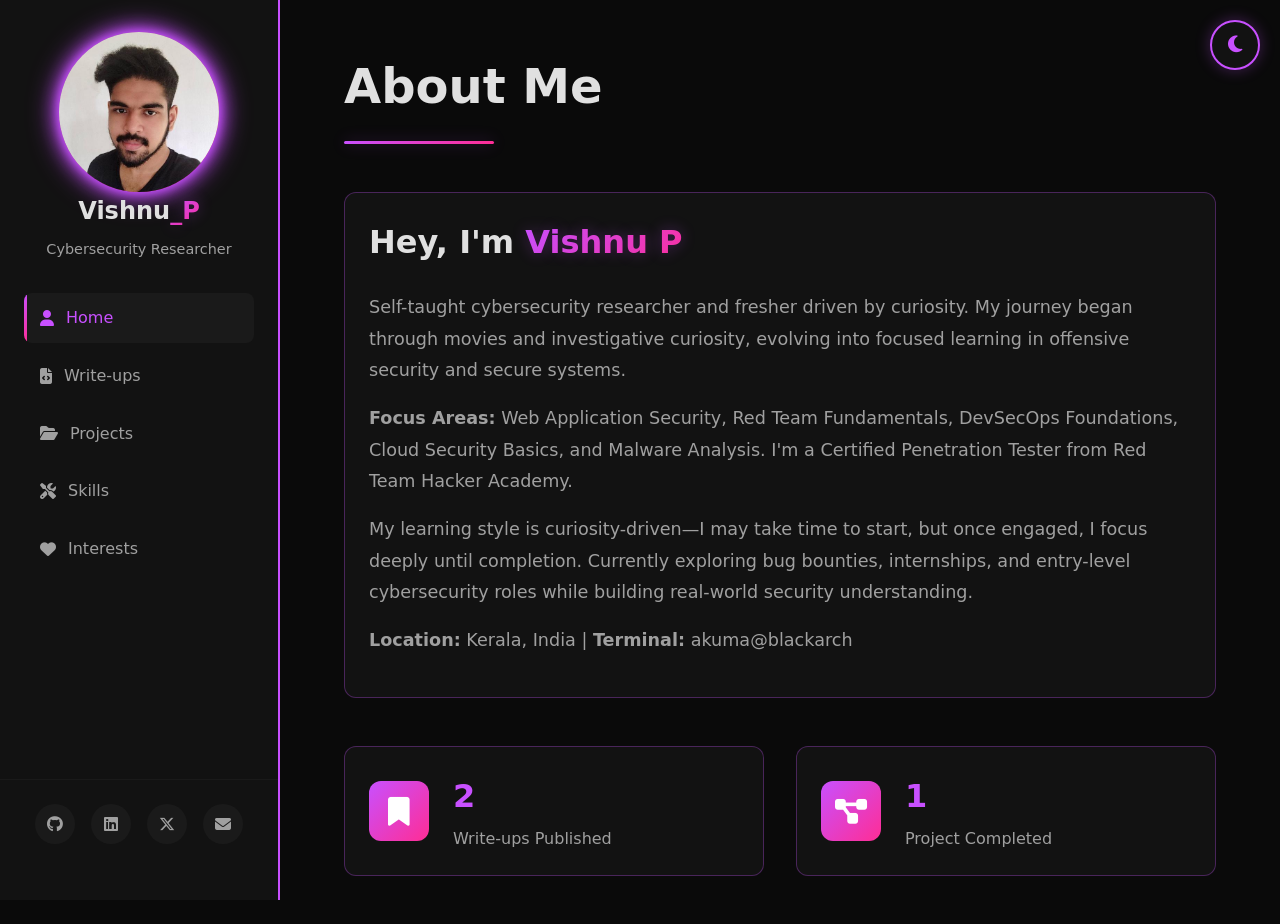
<file: index.html>
<!DOCTYPE html>
<html lang="en">
<head>
    <meta charset="UTF-8">
    <meta name="viewport" content="width=device-width, initial-scale=1.0">
    <title>Vishnu P | Cybersecurity Researcher (Fresher)</title>
    <link rel="stylesheet" href="assets/css/style.css">
    <link rel="stylesheet" href="https://cdnjs.cloudflare.com/ajax/libs/font-awesome/6.5.1/css/all.min.css">
</head>
<body>
    <button id="theme-toggle" class="theme-toggle" aria-label="Toggle theme">
        <i class="fas fa-moon"></i>
    </button>

    <aside class="sidebar" id="sidebar">
        <div class="sidebar-header">
           <div class="profile-img">
    <div class="avatar-placeholder">
        <img src="images/profile.jpg" alt="Profile Picture">
    </div>
</div>

            <h2 class="site-title">Vishnu<span class="neon-text">_P</span></h2>
            <p class="site-tagline">Cybersecurity Researcher</p>
        </div>

        <nav class="nav-menu">
            <ul>
                <li><a href="index.html" class="nav-link active"><i class="fas fa-user"></i> Home</a></li>
                <li><a href="writeups.html" class="nav-link"><i class="fas fa-file-code"></i> Write-ups</a></li>
                <li><a href="projects.html" class="nav-link"><i class="fas fa-folder-open"></i> Projects</a></li>
                <li><a href="#skills" class="nav-link"><i class="fas fa-tools"></i> Skills</a></li>
                <li><a href="#interests" class="nav-link"><i class="fas fa-heart"></i> Interests</a></li>
            </ul>
        </nav>

        <div class="social-links">
    <a href="https://github.com/v-dedsec" target="_blank" class="social-icon" aria-label="GitHub">
        <i class="fa-brands fa-github"></i>
    </a>

    <a href="https://www.linkedin.com/in/vishnu00p" target="_blank" class="social-icon" aria-label="LinkedIn">
        <i class="fa-brands fa-linkedin"></i>
    </a>

    <a href="https://x.com/vv9569117" target="_blank" class="social-icon" aria-label="Twitter / X">
        <i class="fa-brands fa-x-twitter"></i>
    </a>

    <a href="mailto:vv9569117@gmail.com" class="social-icon" aria-label="Email">
        <i class="fa-solid fa-envelope"></i>
    </a>
</div>


        <button class="mobile-toggle" id="mobile-toggle">
            <i class="fas fa-bars"></i>
        </button>
    </aside>

    <main class="main-content">
        <section id="about" class="content-section active">
            <div class="section-header">
                <h1 class="glitch" data-text="About Me">About Me</h1>
                <div class="header-line"></div>
            </div>

            <div class="about-content">
                <div class="intro-box neon-box">
                    <h2>Hey, I'm <span class="neon-text">Vishnu P</span></h2>
                    <p>Self-taught cybersecurity researcher and fresher driven by curiosity. My journey began through movies and investigative curiosity, evolving into focused learning in offensive security and secure systems.</p>

                    <p><strong>Focus Areas:</strong> Web Application Security, Red Team Fundamentals, DevSecOps Foundations, Cloud Security Basics, and Malware Analysis. I'm a Certified Penetration Tester from Red Team Hacker Academy.</p>

                    <p>My learning style is curiosity-driven—I may take time to start, but once engaged, I focus deeply until completion. Currently exploring bug bounties, internships, and entry-level cybersecurity roles while building real-world security understanding.</p>

                    <p><strong>Location:</strong> Kerala, India | <strong>Terminal:</strong> akuma@blackarch</p>
                </div>

                <div class="quick-stats">
                    <div class="stat-card neon-box">
                        <div class="stat-icon"><i class="fas fa-bookmark"></i></div>
                        <div class="stat-info">
                            <h3>2</h3>
                            <p>Write-ups Published</p>
                        </div>
                    </div>
                    <div class="stat-card neon-box">
                        <div class="stat-icon"><i class="fas fa-project-diagram"></i></div>
                        <div class="stat-info">
                            <h3>1</h3>
                            <p>Project Completed</p>
                        </div>
                    </div>
                  
                </div>
            </div>
        </section>

        <section id="skills" class="content-section">
            <div class="section-header">
                <h1 class="glitch" data-text="Skills & Tools">Skills & Tools</h1>
                <div class="header-line"></div>
            </div>

            <div class="skills-container">
                <div class="skill-category neon-box">
                    <h3><i class="fas fa-crosshairs"></i> Penetration Testing</h3>
                    <div class="skill-list">
                        <div class="skill-item"><i class="fas fa-terminal"></i> <span>Burp Suite</span></div>
                        <div class="skill-item"><i class="fas fa-terminal"></i> <span>Metasploit</span></div>
                        <div class="skill-item"><i class="fas fa-terminal"></i> <span>Nmap</span></div>
                        <div class="skill-item"><i class="fas fa-terminal"></i> <span>Nuclei</span></div>
                        <div class="skill-item"><i class="fas fa-terminal"></i> <span>SQLMap</span></div>
                        <div class="skill-item"><i class="fas fa-terminal"></i> <span>Gobuster</span></div>
                    </div>
                </div>

                <div class="skill-category neon-box">
                    <h3><i class="fas fa-code"></i> Programming & Scripting</h3>
                    <div class="skill-list">
                        <div class="skill-item"><i class="fab fa-python"></i> <span>Python</span></div>
                        <div class="skill-item"><i class="fas fa-terminal"></i> <span>Bash</span></div>
                        <div class="skill-item"><i class="fab fa-js"></i> <span>JavaScript</span></div>
                        <div class="skill-item"><i class="fas fa-sparkles"></i> <span>AI-assisted Development</span></div>
                    </div>
                </div>

                <div class="skill-category neon-box">
                    <h3><i class="fas fa-microscope"></i> DevSecOps & Cloud</h3>
                    <div class="skill-list">
                        <div class="skill-item"><i class="fas fa-docker"></i> <span>Docker</span></div>
                        <div class="skill-item"><i class="fab fa-linux"></i> <span>Linux Security</span></div>
                        <div class="skill-item"><i class="fas fa-cloud"></i> <span>Cloud Security</span></div>
                        <div class="skill-item"><i class="fas fa-lock"></i> <span>CI/CD Security</span></div>
                    </div>
                </div>

                <div class="skill-category neon-box">
                    <h3><i class="fas fa-book"></i> Core Concepts</h3>
                    <div class="skill-list">
                        <div class="skill-item"><i class="fas fa-network-wired"></i> <span>Networking Fundamentals</span></div>
                        <div class="skill-item"><i class="fab fa-linux"></i> <span>Linux Basics</span></div>
                        <div class="skill-item"><i class="fas fa-globe"></i> <span>Web Architecture</span></div>
                        <div class="skill-item"><i class="fas fa-shield-alt"></i> <span>Security Fundamentals</span></div>
                    </div>
                </div>
            </div>
        </section>

        <section id="interests" class="content-section">
            <div class="section-header">
                <h1 class="glitch" data-text="Interests">Interests</h1>
                <div class="header-line"></div>
            </div>

            <div class="interests-grid">
                <div class="interest-card neon-box">
                    <div class="interest-icon"><i class="fas fa-shield-alt"></i></div>
                    <h3>Cybersecurity Research</h3>
                    <p>Driven by curiosity to explore offensive security, red teaming fundamentals, and vulnerability analysis. Learning hands-on with experimental projects and real-world scenarios.</p>
                </div>

                <div class="interest-card neon-box">
                    <div class="interest-icon"><i class="fas fa-film"></i></div>
                    <h3>Anime & Cyberpunk Culture</h3>
                    <p>Passionate about anime, cyberpunk narratives, and hacker culture. These interests sparked my cybersecurity journey and continue to inspire my approach to technology.</p>
                </div>

                <div class="interest-card neon-box">
                    <div class="interest-icon"><i class="fas fa-terminal"></i></div>
                    <h3>Red Team & Penetration Testing</h3>
                    <p>Focused on learning red team fundamentals with an enumeration mindset. Certified Penetration Tester exploring methodologies and building practical attack skills.</p>
                </div>

                <div class="interest-card neon-box">
                    <div class="interest-icon"><i class="fas fa-laptop-code"></i></div>
                    <h3>Web & Cloud Security</h3>
                    <p>Exploring web application security, DevSecOps foundations, and cloud security basics. Building understanding through labs, automation, and hands-on projects.</p>
                </div>

                <div class="interest-card neon-box">
                    <div class="interest-icon"><i class="fas fa-graduation-cap"></i></div>
                    <h3>Continuous Learning</h3>
                    <p>Curiosity-driven learning approach with focus on depth and completion. Actively working through TryHackMe labs, certifications, and self-directed security research.</p>
                </div>

                <div class="interest-card neon-box">
                    <div class="interest-icon"><i class="fas fa-rocket"></i></div>
                    <h3>Bug Bounties & Career</h3>
                    <p>Preparing for bug bounty programs while exploring internships and entry-level cybersecurity roles. Building real-world experience and contributing to security research community.</p>
                </div>
            </div>
        </section>
    </main>

    <script src="assets/js/script.js"></script>
</body>
</html>
</file>
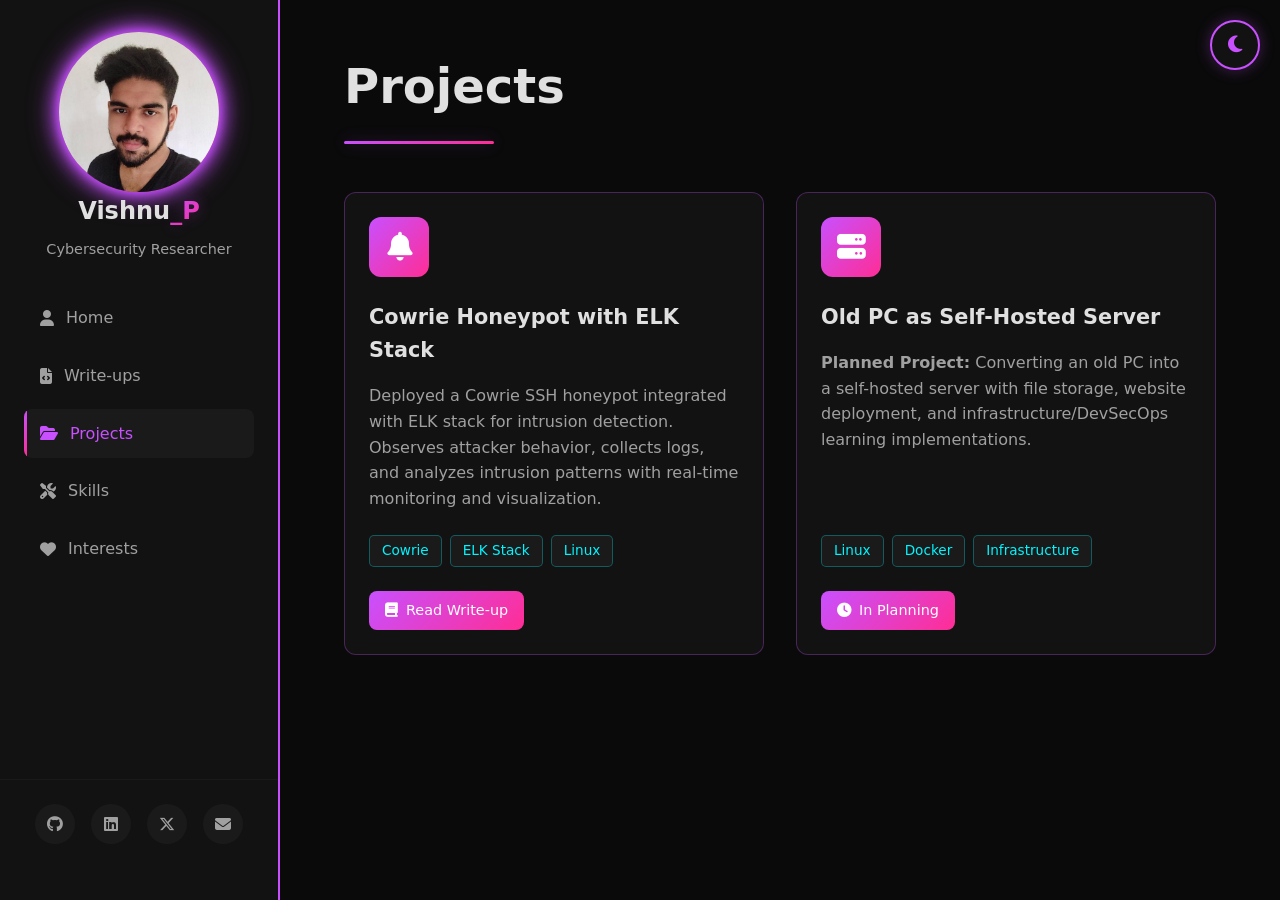
<file: projects.html>
<!DOCTYPE html>
<html lang="en">
<head>
    <meta charset="UTF-8">
    <meta name="viewport" content="width=device-width, initial-scale=1.0">
    <title>Projects | Vishnu P</title>
    <link rel="stylesheet" href="assets/css/style.css">
    <link rel="stylesheet" href="https://cdnjs.cloudflare.com/ajax/libs/font-awesome/6.5.1/css/all.min.css">
</head>
<body>
    <button id="theme-toggle" class="theme-toggle" aria-label="Toggle theme">
        <i class="fas fa-moon"></i>
    </button>

    <aside class="sidebar" id="sidebar">
        <div class="sidebar-header">
            <div class="profile-img">
                <div class="avatar-placeholder">
                    <img src="images/profile.jpg" alt="Profile Picture">
                </div>
            </div>

            <h2 class="site-title">Vishnu<span class="neon-text">_P</span></h2>
            <p class="site-tagline">Cybersecurity Researcher</p>
        </div>

        <nav class="nav-menu">
            <ul>
                <li><a href="index.html" class="nav-link"><i class="fas fa-user"></i> Home</a></li>
                <li><a href="writeups.html" class="nav-link"><i class="fas fa-file-code"></i> Write-ups</a></li>
                <li><a href="projects.html" class="nav-link active"><i class="fas fa-folder-open"></i> Projects</a></li>
                <li><a href="index.html#skills" class="nav-link"><i class="fas fa-tools"></i> Skills</a></li>
                <li><a href="index.html#interests" class="nav-link"><i class="fas fa-heart"></i> Interests</a></li>
            </ul>
        </nav>

        <div class="social-links">
            <a href="https://github.com/v-dedsec" target="_blank" class="social-icon" aria-label="GitHub">
                <i class="fa-brands fa-github"></i>
            </a>

            <a href="https://www.linkedin.com/in/vishnu00p" target="_blank" class="social-icon" aria-label="LinkedIn">
                <i class="fa-brands fa-linkedin"></i>
            </a>

            <a href="https://x.com/vv9569117" target="_blank" class="social-icon" aria-label="Twitter / X">
                <i class="fa-brands fa-x-twitter"></i>
            </a>

            <a href="mailto:vv9569117@gmail.com" class="social-icon" aria-label="Email">
                <i class="fa-solid fa-envelope"></i>
            </a>
        </div>

        <button class="mobile-toggle" id="mobile-toggle">
            <i class="fas fa-bars"></i>
        </button>
    </aside>

    <main class="main-content">
        <section class="content-section active">
            <div class="section-header">
                <h1 class="glitch" data-text="Projects">Projects</h1>
                <div class="header-line"></div>
            </div>

            <div class="projects-grid">
                <div class="project-card neon-box">
                    <div class="project-icon"><i class="fas fa-bell"></i></div>
                    <h3>Cowrie Honeypot with ELK Stack</h3>
                    <p>Deployed a Cowrie SSH honeypot integrated with ELK stack for intrusion detection. Observes attacker behavior, collects logs, and analyzes intrusion patterns with real-time monitoring and visualization.</p>
                    <div class="project-tech">
                        <span>Cowrie</span>
                        <span>ELK Stack</span>
                        <span>Linux</span>
                    </div>
                    <div class="project-links">
                        <a href="https://medium.com/@vv9569117/deploying-a-cowrie-honeypot-with-elk-stack-for-intrusion-detection-2da619762e67" target="_blank" class="btn-link"><i class="fas fa-book"></i> Read Write-up</a>
                    </div>
                </div>

                <div class="project-card neon-box">
                    <div class="project-icon"><i class="fas fa-server"></i></div>
                    <h3>Old PC as Self-Hosted Server</h3>
                    <p><strong>Planned Project:</strong> Converting an old PC into a self-hosted server with file storage, website deployment, and infrastructure/DevSecOps learning implementations.</p>
                    <div class="project-tech">
                        <span>Linux</span>
                        <span>Docker</span>
                        <span>Infrastructure</span>
                    </div>
                    <div class="project-links">
                        <a href="#projects" class="btn-link"><i class="fas fa-clock"></i> In Planning</a>
                    </div>
                </div>
            </div>
        </section>
    </main>

    <script src="assets/js/script.js"></script>
</body>
</html>
</file>
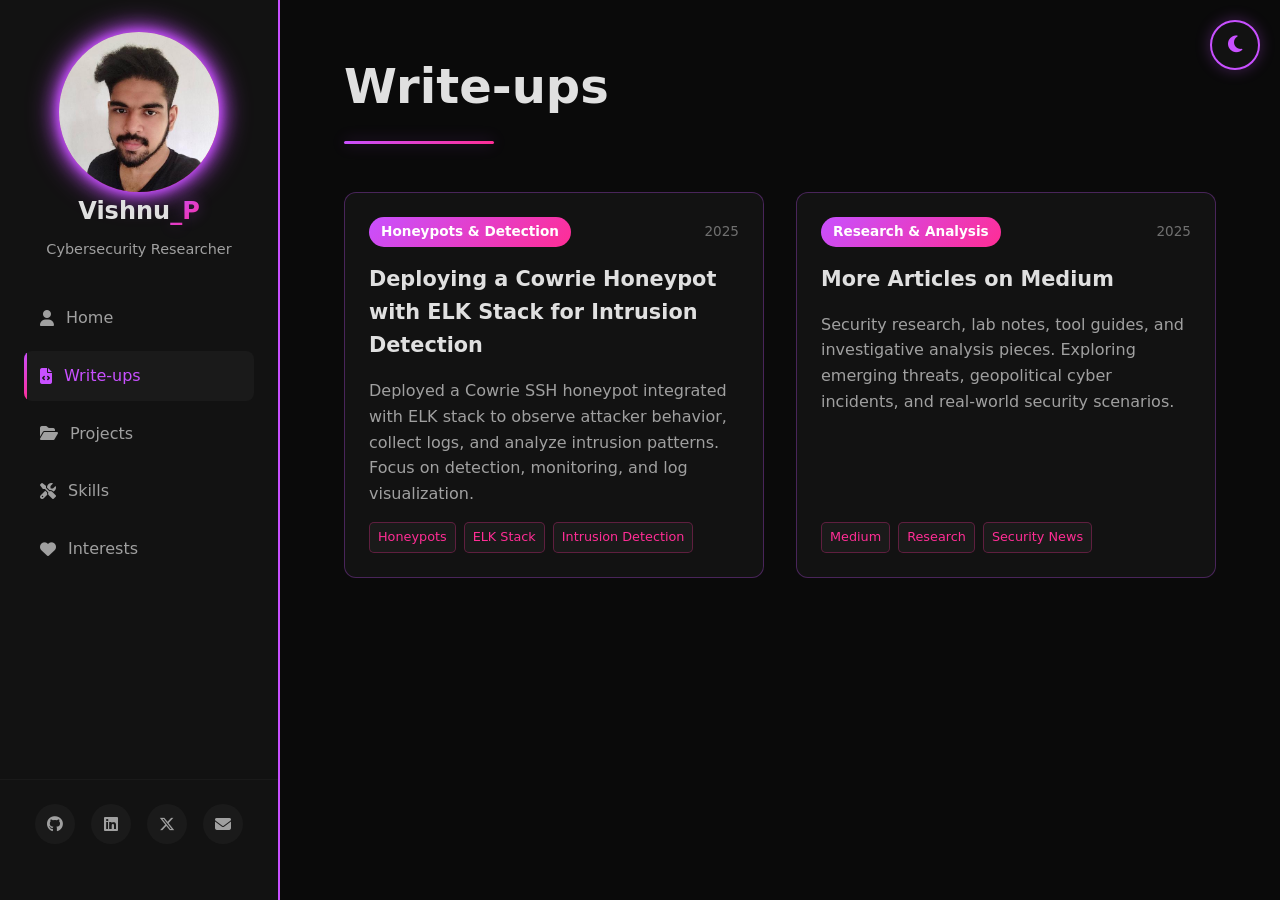
<file: writeups.html>
<!DOCTYPE html>
<html lang="en">
<head>
    <meta charset="UTF-8">
    <meta name="viewport" content="width=device-width, initial-scale=1.0">
    <title>Write-ups | Vishnu P</title>
    <link rel="stylesheet" href="assets/css/style.css">
    <link rel="stylesheet" href="https://cdnjs.cloudflare.com/ajax/libs/font-awesome/6.5.1/css/all.min.css">
</head>
<body>
    <button id="theme-toggle" class="theme-toggle" aria-label="Toggle theme">
        <i class="fas fa-moon"></i>
    </button>

    <aside class="sidebar" id="sidebar">
        <div class="sidebar-header">
            <div class="profile-img">
                <div class="avatar-placeholder">
                    <img src="images/profile.jpg" alt="Profile Picture">
                </div>
            </div>

            <h2 class="site-title">Vishnu<span class="neon-text">_P</span></h2>
            <p class="site-tagline">Cybersecurity Researcher</p>
        </div>

        <nav class="nav-menu">
            <ul>
                <li><a href="index.html" class="nav-link"><i class="fas fa-user"></i> Home</a></li>
                <li><a href="writeups.html" class="nav-link active"><i class="fas fa-file-code"></i> Write-ups</a></li>
                <li><a href="projects.html" class="nav-link"><i class="fas fa-folder-open"></i> Projects</a></li>
                <li><a href="index.html#skills" class="nav-link"><i class="fas fa-tools"></i> Skills</a></li>
                <li><a href="index.html#interests" class="nav-link"><i class="fas fa-heart"></i> Interests</a></li>
            </ul>
        </nav>

        <div class="social-links">
            <a href="https://github.com/v-dedsec" target="_blank" class="social-icon" aria-label="GitHub">
                <i class="fa-brands fa-github"></i>
            </a>

            <a href="https://www.linkedin.com/in/vishnu00p" target="_blank" class="social-icon" aria-label="LinkedIn">
                <i class="fa-brands fa-linkedin"></i>
            </a>

            <a href="https://x.com/vv9569117" target="_blank" class="social-icon" aria-label="Twitter / X">
                <i class="fa-brands fa-x-twitter"></i>
            </a>

            <a href="mailto:vv9569117@gmail.com" class="social-icon" aria-label="Email">
                <i class="fa-solid fa-envelope"></i>
            </a>
        </div>

        <button class="mobile-toggle" id="mobile-toggle">
            <i class="fas fa-bars"></i>
        </button>
    </aside>

    <main class="main-content">
        <section class="content-section active">
            <div class="section-header">
                <h1 class="glitch" data-text="Write-ups">Write-ups</h1>
                <div class="header-line"></div>
            </div>

            <div class="writeups-grid">
                <article class="writeup-card neon-box">
                    <div class="card-header">
                        <span class="category-tag">Honeypots & Detection</span>
                        <span class="date">2025</span>
                    </div>
                    <h3><a href="https://medium.com/@vv9569117/deploying-a-cowrie-honeypot-with-elk-stack-for-intrusion-detection-2da619762e67" target="_blank">Deploying a Cowrie Honeypot with ELK Stack for Intrusion Detection</a></h3>
                    <p>Deployed a Cowrie SSH honeypot integrated with ELK stack to observe attacker behavior, collect logs, and analyze intrusion patterns. Focus on detection, monitoring, and log visualization.</p>
                    <div class="card-tags">
                        <span class="tag">Honeypots</span>
                        <span class="tag">ELK Stack</span>
                        <span class="tag">Intrusion Detection</span>
                    </div>
                </article>

                <article class="writeup-card neon-box">
                    <div class="card-header">
                        <span class="category-tag">Research & Analysis</span>
                        <span class="date">2025</span>
                    </div>
                    <h3><a href="https://medium.com/@vv9569117" target="_blank">More Articles on Medium</a></h3>
                    <p>Security research, lab notes, tool guides, and investigative analysis pieces. Exploring emerging threats, geopolitical cyber incidents, and real-world security scenarios.</p>
                    <div class="card-tags">
                        <span class="tag">Medium</span>
                        <span class="tag">Research</span>
                        <span class="tag">Security News</span>
                    </div>
                </article>
            </div>
        </section>
    </main>

    <script src="assets/js/script.js"></script>
</body>
</html>
</file>
<file: assets/css/style.css>
/* ===================================
   CSS Variables for Theme Colors
   =================================== */
:root {
    /* Dark Mode Colors (Default) */
    --bg-primary: #0a0a0a;
    --bg-secondary: #121212;
    --bg-tertiary: #1a1a1a;
    --text-primary: #e0e0e0;
    --text-secondary: #a0a0a0;
    --text-muted: #707070;

    /* Neon Accent Colors */
    --neon-purple: #c850ff;
    --neon-pink: #ff2d95;
    --neon-cyan: #00f5ff;

    /* Gradient Combinations */
    --gradient-primary: linear-gradient(135deg, var(--neon-purple), var(--neon-pink));
    --gradient-secondary: linear-gradient(135deg, var(--neon-pink), var(--neon-purple));

    /* Glow Effects */
    --glow-purple: 0 0 10px var(--neon-purple), 0 0 20px var(--neon-purple), 0 0 30px var(--neon-purple);
    --glow-pink: 0 0 10px var(--neon-pink), 0 0 20px var(--neon-pink), 0 0 30px var(--neon-pink);
    --glow-soft: 0 0 15px rgba(200, 80, 255, 0.3);

    /* Sidebar Width */
    --sidebar-width: 280px;

    /* Transitions */
    --transition-speed: 0.3s;
}

/* Light Mode Colors */
body.light-mode {
    --bg-primary: #f5f5f5;
    --bg-secondary: #ffffff;
    --bg-tertiary: #e8e8e8;
    --text-primary: #1a1a1a;
    --text-secondary: #4a4a4a;
    --text-muted: #6a6a6a;

    /* Keep neon accents for cyberpunk feel */
    --neon-purple: #9d3fcc;
    --neon-pink: #d91b7a;

    --glow-purple: 0 0 10px rgba(157, 63, 204, 0.3), 0 0 20px rgba(157, 63, 204, 0.2);
    --glow-pink: 0 0 10px rgba(217, 27, 122, 0.3), 0 0 20px rgba(217, 27, 122, 0.2);
    --glow-soft: 0 0 15px rgba(157, 63, 204, 0.2);
}

/* ===================================
   Base Styles
   =================================== */
* {
    margin: 0;
    padding: 0;
    box-sizing: border-box;
}

body {
    font-family: 'Inter', 'Segoe UI', system-ui, -apple-system, sans-serif;
    background: var(--bg-primary);
    color: var(--text-primary);
    line-height: 1.6;
    overflow-x: hidden;
    transition: background var(--transition-speed), color var(--transition-speed);
}

/* Custom Scrollbar */
::-webkit-scrollbar {
    width: 10px;
}

::-webkit-scrollbar-track {
    background: var(--bg-secondary);
}

::-webkit-scrollbar-thumb {
    background: var(--gradient-primary);
    border-radius: 5px;
}

::-webkit-scrollbar-thumb:hover {
    background: var(--neon-purple);
}

/* ===================================
   Theme Toggle Button
   =================================== */
.theme-toggle {
    position: fixed;
    top: 20px;
    right: 20px;
    z-index: 1000;
    background: var(--bg-secondary);
    border: 2px solid var(--neon-purple);
    color: var(--neon-purple);
    width: 50px;
    height: 50px;
    border-radius: 50%;
    cursor: pointer;
    display: flex;
    align-items: center;
    justify-content: center;
    font-size: 1.2rem;
    transition: all var(--transition-speed);
    box-shadow: var(--glow-soft);
}

.theme-toggle:hover {
    transform: rotate(180deg) scale(1.1);
    box-shadow: var(--glow-purple);
}

/* ===================================
   Sidebar Navigation
   =================================== */
.sidebar {
    position: fixed;
    left: 0;
    top: 0;
    height: 100vh;
    width: var(--sidebar-width);
    background: var(--bg-secondary);
    border-right: 2px solid var(--neon-purple);
    padding: 2rem 0;
    display: flex;
    flex-direction: column;
    z-index: 100;
    overflow-y: auto;
    transition: transform var(--transition-speed);
}

.sidebar-header {
    text-align: center;
    padding: 0 1.5rem;
    margin-bottom: 2rem;
}

.profile-img {
    margin-bottom: 1rem;
}

.avatar-placeholder {
    width: 100px;
    height: 100px;
    margin: 0 auto;
    background: var(--gradient-primary);
    border-radius: 50%;
    display: flex;
    align-items: center;
    justify-content: center;
    font-size: 2.5rem;
    color: white;
    box-shadow: var(--glow-purple);
    animation: pulse-glow 2s infinite;
}

@keyframes pulse-glow {
    0%, 100% {
        box-shadow: var(--glow-purple);
    }
    50% {
        box-shadow: var(--glow-pink);
    }
}

.site-title {
    font-size: 1.5rem;
    font-weight: 700;
    margin-bottom: 0.5rem;
    color: var(--text-primary);
}

.neon-text {
    background: var(--gradient-primary);
    -webkit-background-clip: text;
    -webkit-text-fill-color: transparent;
    background-clip: text;
    text-shadow: var(--glow-soft);
}

.site-tagline {
    color: var(--text-secondary);
    font-size: 0.9rem;
}

.nav-menu {
    flex: 1;
    padding: 0 1.5rem;
}

.nav-menu ul {
    list-style: none;
}

.nav-menu li {
    margin-bottom: 0.5rem;
}

.nav-link {
    display: flex;
    align-items: center;
    gap: 0.75rem;
    padding: 0.75rem 1rem;
    color: var(--text-secondary);
    text-decoration: none;
    border-radius: 8px;
    transition: all var(--transition-speed);
    position: relative;
    overflow: hidden;
}

.nav-link::before {
    content: '';
    position: absolute;
    left: 0;
    top: 0;
    height: 100%;
    width: 3px;
    background: var(--gradient-primary);
    transform: scaleY(0);
    transition: transform var(--transition-speed);
}

.nav-link:hover,
.nav-link.active {
    background: var(--bg-tertiary);
    color: var(--neon-purple);
}

.nav-link.active::before {
    transform: scaleY(1);
}

.social-links {
    display: flex;
    justify-content: center;
    gap: 1rem;
    padding: 1.5rem;
    border-top: 1px solid var(--bg-tertiary);
}

.social-icon {
    width: 40px;
    height: 40px;
    display: flex;
    align-items: center;
    justify-content: center;
    border-radius: 50%;
    background: var(--bg-tertiary);
    color: var(--text-secondary);
    text-decoration: none;
    transition: all var(--transition-speed);
}

.social-icon:hover {
    background: var(--gradient-primary);
    color: white;
    transform: translateY(-3px);
    box-shadow: var(--glow-purple);
}

.mobile-toggle {
    display: none;
    position: fixed;
    top: 20px;
    left: 20px;
    z-index: 1001;
    background: var(--bg-secondary);
    border: 2px solid var(--neon-purple);
    color: var(--neon-purple);
    width: 50px;
    height: 50px;
    border-radius: 8px;
    cursor: pointer;
    font-size: 1.2rem;
}

/* ===================================
   Main Content Area
   =================================== */
.main-content {
    margin-left: var(--sidebar-width);
    min-height: 100vh;
    padding: 3rem 4rem;
}

.content-section {
    display: none;
    animation: fadeIn 0.5s ease-in;
}

.content-section.active {
    display: block;
}

@keyframes fadeIn {
    from {
        opacity: 0;
        transform: translateY(20px);
    }
    to {
        opacity: 1;
        transform: translateY(0);
    }
}

.section-header {
    margin-bottom: 3rem;
}

.section-header h1 {
    font-size: 3rem;
    font-weight: 800;
    margin-bottom: 1rem;
    position: relative;
    display: inline-block;
}

.glitch {
    color: var(--text-primary);
    position: relative;
}

.glitch::before {
    content: attr(data-text);
    position: absolute;
    left: -2px;
    text-shadow: 2px 0 var(--neon-pink);
    animation: glitch-1 0.3s infinite;
    opacity: 0;
}

.glitch:hover::before {
    opacity: 0.8;
}

@keyframes glitch-1 {
    0%, 100% {
        clip-path: inset(0 0 0 0);
    }
    20% {
        clip-path: inset(10% 0 85% 0);
    }
    40% {
        clip-path: inset(80% 0 10% 0);
    }
    60% {
        clip-path: inset(50% 0 30% 0);
    }
    80% {
        clip-path: inset(20% 0 60% 0);
    }
}

.header-line {
    height: 3px;
    width: 150px;
    background: var(--gradient-primary);
    border-radius: 2px;
    box-shadow: var(--glow-soft);
}

/* ===================================
   Neon Box Style (Universal)
   =================================== */
.neon-box {
    background: var(--bg-secondary);
    border: 1px solid rgba(200, 80, 255, 0.3);
    border-radius: 12px;
    padding: 1.5rem;
    transition: all var(--transition-speed);
    position: relative;
}

.neon-box::before {
    content: '';
    position: absolute;
    inset: -1px;
    background: var(--gradient-primary);
    border-radius: 12px;
    opacity: 0;
    transition: opacity var(--transition-speed);
    z-index: -1;
}

.neon-box:hover {
    transform: translateY(-5px);
    box-shadow: var(--glow-soft);
}

.neon-box:hover::before {
    opacity: 0.2;
}

/* ===================================
   About Section
   =================================== */
.about-content {
    max-width: 1200px;
}

.intro-box {
    margin-bottom: 3rem;
}

.intro-box h2 {
    font-size: 2rem;
    margin-bottom: 1.5rem;
    color: var(--text-primary);
}

.intro-box p {
    margin-bottom: 1rem;
    color: var(--text-secondary);
    font-size: 1.1rem;
    line-height: 1.8;
}

.quick-stats {
    display: grid;
    grid-template-columns: repeat(auto-fit, minmax(250px, 1fr));
    gap: 2rem;
}

.stat-card {
    display: flex;
    align-items: center;
    gap: 1.5rem;
}

.stat-icon {
    width: 60px;
    height: 60px;
    background: var(--gradient-primary);
    border-radius: 12px;
    display: flex;
    align-items: center;
    justify-content: center;
    font-size: 1.8rem;
    color: white;
    flex-shrink: 0;
}

.stat-info h3 {
    font-size: 2rem;
    color: var(--neon-purple);
    margin-bottom: 0.25rem;
}

.stat-info p {
    color: var(--text-secondary);
}

/* ===================================
   Write-ups Section
   =================================== */
.writeups-grid {
    display: grid;
    grid-template-columns: repeat(auto-fill, minmax(350px, 1fr));
    gap: 2rem;
}

.writeup-card {
    display: flex;
    flex-direction: column;
    height: 100%;
}

.card-header {
    display: flex;
    justify-content: space-between;
    align-items: center;
    margin-bottom: 1rem;
}

.category-tag {
    background: var(--gradient-primary);
    color: white;
    padding: 0.25rem 0.75rem;
    border-radius: 20px;
    font-size: 0.85rem;
    font-weight: 600;
}

.date {
    color: var(--text-muted);
    font-size: 0.85rem;
}

.writeup-card h3 {
    margin-bottom: 1rem;
    font-size: 1.3rem;
}

.writeup-card h3 a {
    color: var(--text-primary);
    text-decoration: none;
    transition: color var(--transition-speed);
}

.writeup-card h3 a:hover {
    color: var(--neon-purple);
}

.writeup-card p {
    color: var(--text-secondary);
    margin-bottom: 1rem;
    flex: 1;
}

.card-tags {
    display: flex;
    flex-wrap: wrap;
    gap: 0.5rem;
}

.tag {
    background: var(--bg-tertiary);
    color: var(--neon-pink);
    padding: 0.25rem 0.5rem;
    border-radius: 5px;
    font-size: 0.8rem;
    border: 1px solid rgba(255, 45, 149, 0.3);
}

/* ===================================
   Projects Section
   =================================== */
.projects-grid {
    display: grid;
    grid-template-columns: repeat(auto-fill, minmax(350px, 1fr));
    gap: 2rem;
}

.project-card {
    display: flex;
    flex-direction: column;
}

.project-icon {
    width: 60px;
    height: 60px;
    background: var(--gradient-primary);
    border-radius: 12px;
    display: flex;
    align-items: center;
    justify-content: center;
    font-size: 1.8rem;
    color: white;
    margin-bottom: 1.5rem;
}

.project-card h3 {
    margin-bottom: 1rem;
    font-size: 1.3rem;
    color: var(--text-primary);
}

.project-card p {
    color: var(--text-secondary);
    margin-bottom: 1.5rem;
    flex: 1;
}

.project-tech {
    display: flex;
    flex-wrap: wrap;
    gap: 0.5rem;
    margin-bottom: 1.5rem;
}

.project-tech span {
    background: var(--bg-tertiary);
    color: var(--neon-cyan);
    padding: 0.25rem 0.75rem;
    border-radius: 5px;
    font-size: 0.85rem;
    border: 1px solid rgba(0, 245, 255, 0.3);
}

.project-links {
    display: flex;
    gap: 1rem;
}

.btn-link {
    display: inline-flex;
    align-items: center;
    gap: 0.5rem;
    padding: 0.5rem 1rem;
    background: var(--gradient-primary);
    color: white;
    text-decoration: none;
    border-radius: 8px;
    font-size: 0.9rem;
    transition: all var(--transition-speed);
}

.btn-link:hover {
    transform: translateY(-2px);
    box-shadow: var(--glow-purple);
}

/* ===================================
   Skills Section
   =================================== */
.skills-container {
    display: grid;
    grid-template-columns: repeat(auto-fit, minmax(300px, 1fr));
    gap: 2rem;
}

.skill-category h3 {
    margin-bottom: 1.5rem;
    font-size: 1.3rem;
    color: var(--text-primary);
    display: flex;
    align-items: center;
    gap: 0.5rem;
}

.skill-category h3 i {
    color: var(--neon-purple);
}

.skill-list {
    display: grid;
    gap: 1rem;
}

.skill-item {
    display: flex;
    align-items: center;
    gap: 1rem;
    padding: 0.75rem;
    background: var(--bg-tertiary);
    border-radius: 8px;
    border-left: 3px solid var(--neon-purple);
    transition: all var(--transition-speed);
}

.skill-item:hover {
    transform: translateX(5px);
    background: var(--bg-primary);
}

.skill-item i {
    color: var(--neon-pink);
    font-size: 1.2rem;
}

.skill-item span {
    color: var(--text-primary);
    font-weight: 500;
}

/* ===================================
   Interests Section
   =================================== */
.interests-grid {
    display: grid;
    grid-template-columns: repeat(auto-fit, minmax(300px, 1fr));
    gap: 2rem;
}

.interest-card {
    text-align: center;
}

.interest-icon {
    width: 80px;
    height: 80px;
    margin: 0 auto 1.5rem;
    background: var(--gradient-primary);
    border-radius: 50%;
    display: flex;
    align-items: center;
    justify-content: center;
    font-size: 2rem;
    color: white;
    transition: all var(--transition-speed);
}

.interest-card:hover .interest-icon {
    transform: scale(1.1) rotate(10deg);
    box-shadow: var(--glow-purple);
}

.interest-card h3 {
    margin-bottom: 1rem;
    font-size: 1.3rem;
    color: var(--text-primary);
}

.interest-card p {
    color: var(--text-secondary);
}

/* ===================================
   Responsive Design
   =================================== */

/* Desktop/Laptop (1024px - 1199px) */
@media (max-width: 1199px) {
    .main-content {
        padding: 3rem 2.5rem;
    }
}

/* Tablet Landscape (992px - 1023px) */
@media (max-width: 1023px) {
    :root {
        --sidebar-width: 260px;
    }

    .main-content {
        padding: 3rem 2rem;
    }

    .section-header h1 {
        font-size: 2.5rem;
    }

    .writeups-grid,
    .projects-grid {
        grid-template-columns: repeat(auto-fill, minmax(300px, 1fr));
    }

    .interests-grid,
    .skills-container {
        grid-template-columns: repeat(auto-fit, minmax(280px, 1fr));
    }
}

/* Tablet Portrait (768px - 991px) */
@media (max-width: 991px) {
    .sidebar {
        transform: translateX(-100%);
        width: 280px;
        box-shadow: 2px 0 10px rgba(0, 0, 0, 0.5);
    }

    .sidebar.active {
        transform: translateX(0);
    }

    .main-content {
        margin-left: 0;
        padding: 6rem 2rem 2rem;
    }

    .mobile-toggle {
        display: flex;
        align-items: center;
        justify-content: center;
    }

    .theme-toggle {
        top: 20px;
        right: 20px;
    }

    .section-header h1 {
        font-size: 2.2rem;
    }

    .writeups-grid,
    .projects-grid,
    .interests-grid,
    .skills-container {
        grid-template-columns: 1fr;
    }

    .quick-stats {
        grid-template-columns: repeat(auto-fit, minmax(200px, 1fr));
    }

    .stat-card {
        justify-content: center;
    }

    .project-links {
        flex-direction: column;
    }

    .btn-link {
        justify-content: center;
    }
}

/* Mobile Landscape (576px - 767px) */
@media (max-width: 767px) {
    .main-content {
        padding: 5.5rem 1.5rem 2rem;
    }

    .section-header h1 {
        font-size: 2rem;
    }

    .header-line {
        width: 100px;
    }

    .intro-box h2 {
        font-size: 1.75rem;
    }

    .intro-box p {
        font-size: 1rem;
    }

    .quick-stats {
        grid-template-columns: 1fr;
        gap: 1.5rem;
    }

    .stat-card {
        padding: 1.25rem;
    }

    .stat-icon {
        width: 50px;
        height: 50px;
        font-size: 1.5rem;
    }

    .stat-info h3 {
        font-size: 1.75rem;
    }

    .writeup-card,
    .project-card,
    .interest-card {
        padding: 1.25rem;
    }

    .card-header {
        flex-direction: column;
        align-items: flex-start;
        gap: 0.5rem;
    }

    .social-links {
        gap: 0.75rem;
    }

    .social-icon {
        width: 36px;
        height: 36px;
    }
}

/* Mobile Portrait (480px - 575px) */
@media (max-width: 575px) {
    .theme-toggle {
        width: 45px;
        height: 45px;
        font-size: 1rem;
    }

    .mobile-toggle {
        width: 45px;
        height: 45px;
        font-size: 1rem;
    }

    .main-content {
        padding: 5rem 1.25rem 1.5rem;
    }

    .section-header {
        margin-bottom: 2rem;
    }

    .section-header h1 {
        font-size: 1.75rem;
    }

    .intro-box,
    .neon-box {
        padding: 1.25rem;
    }

    .intro-box h2 {
        font-size: 1.5rem;
    }

    .intro-box p {
        font-size: 0.95rem;
    }

    .writeups-grid,
    .projects-grid,
    .interests-grid,
    .skills-container {
        gap: 1.5rem;
    }

    .interest-icon {
        width: 70px;
        height: 70px;
        font-size: 1.75rem;
    }

    .project-icon {
        width: 50px;
        height: 50px;
        font-size: 1.5rem;
    }

    .skill-category h3 {
        font-size: 1.1rem;
    }

    .skill-item {
        padding: 0.6rem;
        font-size: 0.9rem;
    }

    .card-tags,
    .project-tech {
        gap: 0.4rem;
    }

    .tag,
    .project-tech span {
        font-size: 0.75rem;
        padding: 0.2rem 0.4rem;
    }
}

/* Small Mobile (320px - 479px) */
@media (max-width: 479px) {
    .theme-toggle,
    .mobile-toggle {
        width: 40px;
        height: 40px;
        font-size: 0.9rem;
    }

    .theme-toggle {
        top: 15px;
        right: 15px;
    }

    .mobile-toggle {
        top: 15px;
        left: 15px;
    }

    .main-content {
        padding: 4.5rem 1rem 1.5rem;
    }

    .section-header h1 {
        font-size: 1.5rem;
    }

    .header-line {
        width: 80px;
        height: 2px;
    }

    .sidebar-header {
        padding: 0 1rem;
    }

    .profile-img {
        width: 120px;
        height: 120px;
    }

    .avatar-placeholder {
        font-size: 2rem;
    }

    .site-title {
        font-size: 1.25rem;
    }

    .site-tagline {
        font-size: 0.85rem;
    }

    .nav-link {
        padding: 0.6rem 0.75rem;
        font-size: 0.9rem;
    }

    .social-icon {
        width: 32px;
        height: 32px;
        font-size: 0.9rem;
    }

    .intro-box h2 {
        font-size: 1.3rem;
    }

    .intro-box p,
    .writeup-card p,
    .project-card p,
    .interest-card p {
        font-size: 0.9rem;
    }

    .stat-info h3 {
        font-size: 1.5rem;
    }

    .stat-info p {
        font-size: 0.85rem;
    }

    .writeup-card h3,
    .project-card h3,
    .interest-card h3 {
        font-size: 1.1rem;
    }

    .category-tag {
        font-size: 0.75rem;
        padding: 0.2rem 0.6rem;
    }

    .btn-link {
        font-size: 0.85rem;
        padding: 0.45rem 0.85rem;
    }
}

/* Extra Small Mobile (< 320px) */
@media (max-width: 319px) {
    .main-content {
        padding: 4rem 0.75rem 1rem;
    }

    .section-header h1 {
        font-size: 1.35rem;
    }

    .intro-box,
    .neon-box {
        padding: 1rem;
    }

    .intro-box h2 {
        font-size: 1.2rem;
    }

    .stat-card {
        flex-direction: column;
        text-align: center;
    }
}

/* Landscape orientation adjustments */
@media (max-height: 600px) and (orientation: landscape) {
    .sidebar {
        padding: 1rem 0;
    }

    .sidebar-header {
        margin-bottom: 1rem;
    }

    .profile-img {
        width: 80px;
        height: 80px;
    }

    .avatar-placeholder {
        font-size: 1.5rem;
    }

    .site-title {
        font-size: 1.1rem;
    }

    .nav-link {
        padding: 0.5rem 0.75rem;
    }

    .social-links {
        padding: 1rem;
    }
}

/* Print styles */
@media print {
    .sidebar,
    .theme-toggle,
    .mobile-toggle {
        display: none;
    }

    .main-content {
        margin-left: 0;
        padding: 1rem;
    }

    .neon-box {
        border: 1px solid #000;
        box-shadow: none;
    }

    body {
        background: white;
        color: black;
    }
}

/* Profile Pic  */

.profile-img {
    width: 160px;
    height: 160px;
    margin: 0 auto;
}

.avatar-placeholder {
    width: 100%;
    height: 100%;
    border-radius: 50%;
    overflow: hidden;
    display: flex;
    align-items: center;
    justify-content: center;
}

.avatar-placeholder img {
    width: 100%;
    height: 100%;
    object-fit: cover;
}
</file>
